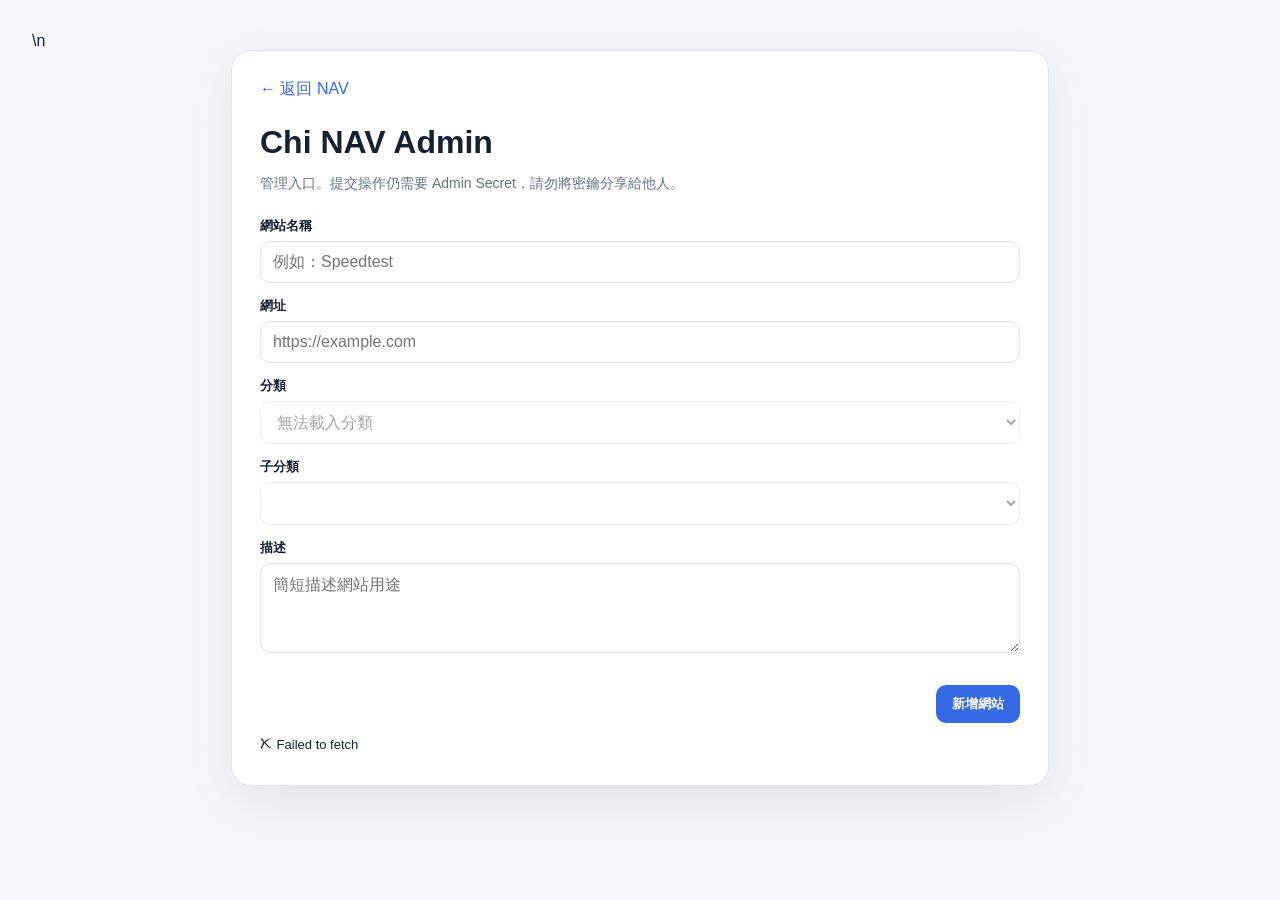
<file: admin/index.html>
<!DOCTYPE html>
<html lang="zh-TW">
<head>
<meta charset="UTF-8">
<meta name="viewport" content="width=device-width, initial-scale=1.0">\n<meta name="robots" content="noindex, nofollow, noarchive">
<title>Chi NAV Admin</title>
<style>
:root{font-family:-apple-system,BlinkMacSystemFont,"Segoe UI",sans-serif;color:#172033;background:#f5f6f8}body{margin:0;padding:32px}.panel{max-width:760px;margin:auto;background:#fff;border:1px solid #e1e5ec;border-radius:20px;padding:28px;box-shadow:0 16px 50px #00000012}h1{margin:0 0 6px}.muted{color:#687386;font-size:14px}.grid{display:grid;gap:14px;margin-top:24px}.field{display:grid;gap:6px}.field label{font-size:13px;font-weight:700}.field input,.field select,.field textarea{width:100%;box-sizing:border-box;padding:11px 12px;border:1px solid #dfe4ec;border-radius:10px;background:#fff;font:inherit}.field textarea{min-height:90px;resize:vertical}.actions{display:flex;justify-content:flex-end;gap:10px;margin-top:18px}.actions button{border:0;border-radius:10px;padding:10px 16px;cursor:pointer;font-weight:700}.primary{background:#356ae6;color:#fff}.status{min-height:20px;font-size:13px}.back{display:inline-block;margin-bottom:24px;color:#356ae6;text-decoration:none}
</style>
</head>
<body>
<main class="panel">
<a class="back" href="../">← 返回 NAV</a>
<h1>Chi NAV Admin</h1>
<p class="muted">管理入口。提交操作仍需要 Admin Secret，請勿將密鑰分享給他人。</p>
<form id="quick-add" class="grid" novalidate>
<div class="field"><label for="title">網站名稱</label><input id="title" name="title" placeholder="例如：Speedtest"></div>
<div class="field"><label for="url">網址</label><input id="url" name="url" type="url" placeholder="https://example.com"></div>
<div class="field"><label for="taxonomy">分類</label><select id="taxonomy" name="taxonomy"></select></div>
<div class="field"><label for="subcategory">子分類</label><select id="subcategory" name="subcategory"></select></div>
<div class="field"><label for="description">描述</label><textarea id="description" name="description" placeholder="簡短描述網站用途"></textarea></div>
<div class="actions"><button type="submit" class="primary">新增網站</button></div>
<div id="status" class="status" aria-live="polite"></div>
</form>
</main>
<script src="quick-add.js"></script>
</body>
</html>
</file>
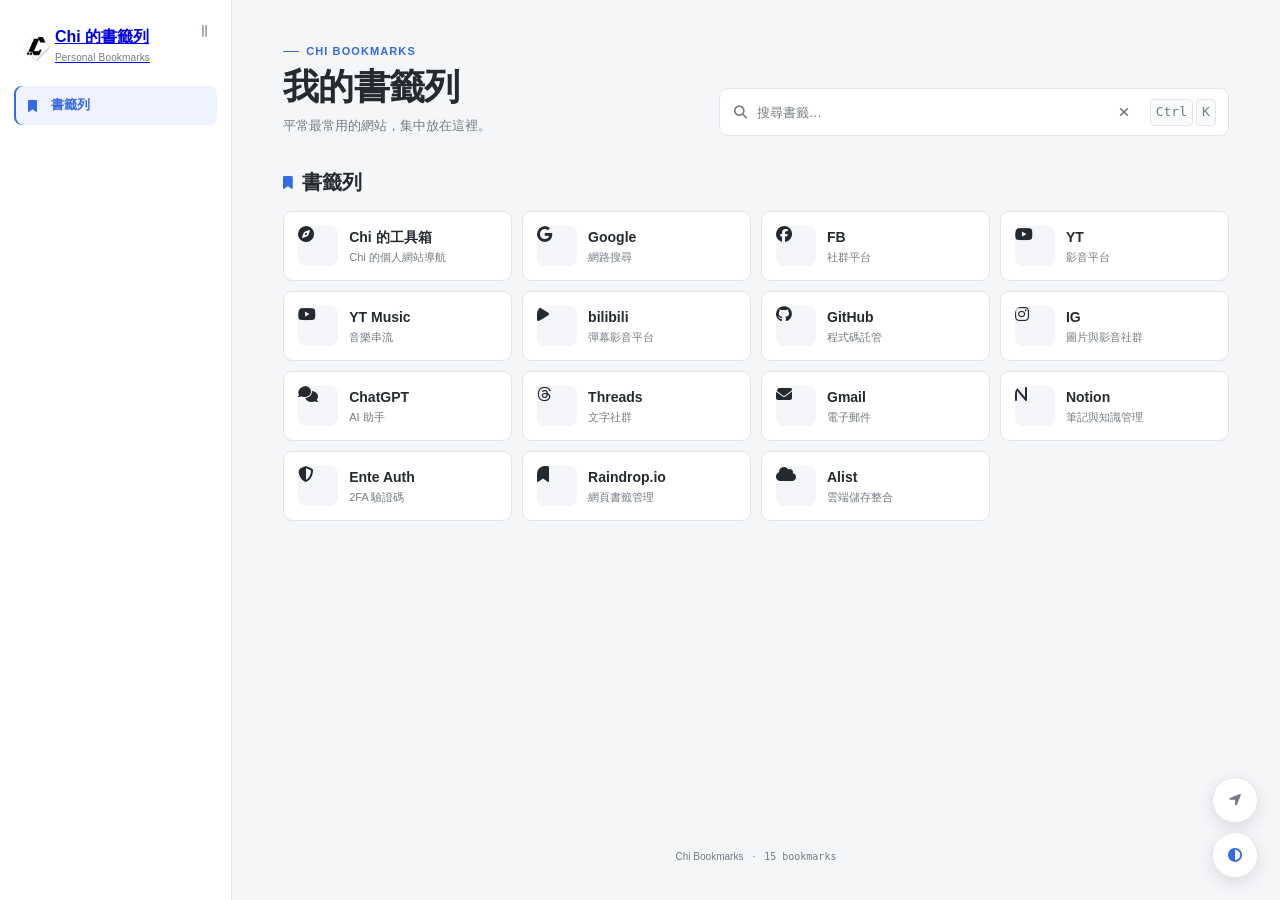
<file: bookmarks/index.html>
<!DOCTYPE html>
<html lang="zh-TW">
<head>
<meta charset="UTF-8">
<meta name="viewport" content="width=device-width, initial-scale=1.0">
<meta name="theme-color" content="#356ae6">
<meta name="description" content="Chi 的快速書籤列">
<link rel="icon" type="image/png" href="../assets/icon/icon-wb.png">
<title>Chi 的書籤列</title>
<link rel="stylesheet" href="https://cdnjs.cloudflare.com/ajax/libs/font-awesome/6.4.0/css/all.min.css" crossorigin="anonymous" referrerpolicy="no-referrer">
<link rel="stylesheet" href="../css/style.css">
<link rel="stylesheet" href="../css/responsive.css">
<link rel="stylesheet" href="../css/theme.css">
<link rel="stylesheet" href="../css/update.css">
<link rel="stylesheet" href="../css/card-tooltip.css">
<link rel="stylesheet" href="../css/enhancements.css">
<link rel="stylesheet" href="../css/loading.css">
<link rel="stylesheet" href="../css/category-page.css">
<link rel="stylesheet" href="../css/design-system.css">
<link rel="stylesheet" href="../css/card-layout.css">
<script src="../js/theme.js"></script>
</head>
<body>
<aside class="sidebar">
  <a class="brand" href="../" aria-label="回到 Chi 的工具箱">
    <div class="brand-mark">
      <img class="brand-icon brand-icon-light" src="../assets/icon/icon-bw.png" alt="">
      <img class="brand-icon brand-icon-dark" src="../assets/icon/icon-wb.png" alt="">
      <i class="fa-solid fa-grip-lines-vertical sidebar-open-icon" aria-hidden="true"></i>
    </div>
    <div><h1>Chi 的書籤列</h1><p>Personal Bookmarks</p></div>
  </a>
  <button class="sidebar-toggle" id="sidebar-toggle" type="button" aria-label="收合側邊欄" title="收合側邊欄"><i class="fa-solid fa-grip-lines-vertical" aria-hidden="true"></i></button>
  <nav class="nav-menu" aria-label="書籤分類">
    <a class="nav-item active" href="#bookmarks"><i class="fa-solid fa-bookmark" aria-hidden="true"></i><span>書籤列</span></a>
  </nav>
</aside>
<main id="home" class="main-content">
  <header class="topbar">
    <div class="page-intro">
      <span class="eyebrow">CHI BOOKMARKS</span>
      <h2>我的書籤列</h2>
      <p>平常最常用的網站，集中放在這裡。</p>
    </div>
    <div class="search-box" role="search">
      <i class="fa-solid fa-magnifying-glass" aria-hidden="true"></i>
      <input id="search-input" type="search" placeholder="搜尋書籤…" autocomplete="off" aria-label="搜尋書籤">
      <button class="search-clear" id="search-clear" type="button" aria-label="清除搜尋"><i class="fa-solid fa-xmark"></i></button>
      <span class="shortcut"><kbd>Ctrl</kbd><kbd>K</kbd></span>
    </div>
  </header>
  <section class="section" id="bookmarks">
    <div class="section-header"><i class="fa-solid fa-bookmark" aria-hidden="true"></i><span>書籤列</span></div>
    <div class="grid" id="bookmark-grid"></div>
    <div class="empty-state" id="empty-state" hidden>找不到符合的書籤。</div>
  </section>
  <footer class="site-footer"><span>Chi Bookmarks</span><span>·</span><span>15 bookmarks</span></footer>
</main>
<script src="../js/utils.js"></script>
<script src="bookmarks.js"></script>
</body>
</html>
</file>
<file: css/style.css>
:root{color-scheme:light;--bg:#f4f6f8;--surface:#ffffff;--surface-soft:#f8fafc;--surface-tint:#f1f5fb;--border:#d9e0e8;--border-hover:#b8c4d3;--text:#202832;--muted:#697586;--accent:#356ae6;--accent-soft:#edf3ff;--accent-strong:#2453bd;--gold:#c28b18;--success:#2d7d51;--rose:#c45d78;--teal:#16847b;--purple:#7656b3;--shadow:0 5px 18px rgba(31,48,71,.07)}html[data-theme="dark"]{color-scheme:dark;--bg:#15181d;--surface:#1d2229;--surface-soft:#222831;--surface-tint:#202832;--border:#303945;--border-hover:#475465;--text:#e8ecf2;--muted:#9aa5b4;--accent:#7fa6ff;--accent-soft:#253653;--accent-strong:#a9c2ff;--gold:#e2b54f;--success:#67bd8c;--rose:#e88aa0;--teal:#54c2b8;--purple:#b19be5;--shadow:0 7px 22px rgba(0,0,0,.24)}*{box-sizing:border-box;margin:0;padding:0}html{scroll-behavior:smooth}body{min-height:100vh;background:radial-gradient(circle at 88% 0%,rgba(53,106,230,.055),transparent 28%),var(--bg);color:var(--text);font-family:-apple-system,BlinkMacSystemFont,"Segoe UI",Roboto,"Helvetica Neue",Arial,"Microsoft JhengHei",sans-serif;line-height:1.6;transition:background-color .18s,color .18s}.sidebar{position:fixed;left:0;top:0;bottom:0;width:232px;padding:22px 14px;background:color-mix(in srgb,var(--surface) 94%,var(--accent-soft));border-right:1px solid var(--border);z-index:20;overflow-y:auto;display:flex;flex-direction:column}.brand{display:flex;align-items:center;gap:11px;padding:5px 8px 22px;cursor:pointer}.brand-mark{width:38px;height:38px;border:0;border-radius:10px;display:grid;place-items:center;background:linear-gradient(135deg,var(--accent),#6e8fe8);color:#fff;font-weight:800;font-size:16px;box-shadow:0 4px 10px rgba(53,106,230,.2)}.brand h1{font-size:16px;line-height:1.25;font-weight:750}.brand p{margin-top:3px;color:var(--muted);font-size:10px}.nav-menu{display:flex;flex-direction:column;gap:3px;flex:1}.nav-item{display:flex;align-items:center;gap:10px;min-height:39px;padding:8px 10px;border-radius:8px;color:var(--muted);text-decoration:none;font-size:13px;cursor:pointer;transition:.16s}.nav-item i{width:17px;text-align:center;font-size:12px;color:var(--muted);transition:.16s}.nav-item:hover{background:var(--surface-tint);color:var(--text)}.nav-item.active{background:var(--accent-soft);color:var(--accent-strong);font-weight:700;box-shadow:inset 3px 0 0 var(--accent)}.nav-item.active i{color:var(--accent)}.nav-divider{height:1px;background:var(--border);margin:9px 8px}.theme-control{margin-top:auto;padding:13px 8px 2px;border-top:1px solid var(--border)}.theme-label{display:block;margin-bottom:7px;color:var(--muted);font-size:10px;font-weight:700;letter-spacing:.4px}.theme-select{width:100%;height:35px;padding:0 30px 0 10px;border:1px solid var(--border);border-radius:8px;background:var(--surface);color:var(--text);font:600 11px inherit;outline:0;cursor:pointer}.theme-select:focus{border-color:var(--accent);box-shadow:0 0 0 3px var(--accent-soft)}main{position:relative;margin-left:232px;width:calc(100% - 232px);max-width:1540px;padding:42px clamp(24px,4vw,64px) 38px;min-height:100vh;display:flex;flex-direction:column}.topbar{display:grid;grid-template-columns:minmax(0,1fr) minmax(320px,510px);align-items:end;gap:38px;margin-bottom:27px}.eyebrow{display:inline-flex;align-items:center;gap:7px;color:var(--accent);font-size:10px;font-weight:750;letter-spacing:1.35px;margin-bottom:7px}.eyebrow:before{content:"";width:18px;height:2px;border-radius:2px;background:var(--accent)}.page-intro h2{font-size:clamp(29px,3vw,40px);line-height:1.12;letter-spacing:-.8px;font-weight:760}.page-intro p{margin-top:8px;color:var(--muted);font-size:13px}.search-box{height:48px;display:flex;align-items:center;gap:10px;padding:0 12px 0 14px;background:var(--surface);border:1px solid var(--border);border-radius:10px;box-shadow:0 3px 12px rgba(31,48,71,.045);transition:.16s}.search-box:focus-within{border-color:#9bb2e5;box-shadow:0 0 0 3px var(--accent-soft)}.search-box>i{color:var(--accent);font-size:13px}.search-box input{min-width:0;flex:1;border:0;outline:0;background:transparent;color:var(--text);font-size:13px}.search-box input::placeholder{color:var(--muted)}.shortcut{display:flex;gap:3px}.shortcut kbd{padding:2px 5px;border:1px solid var(--border);border-radius:4px;color:var(--muted);background:var(--surface-soft);font:10px/1.2 inherit;white-space:nowrap}#search-result-info{color:var(--muted);font-size:10px;white-space:nowrap}.page-tabs{display:flex;gap:6px;overflow-x:auto;padding:2px 1px 12px;margin-bottom:6px;scrollbar-width:none}.page-tab{display:inline-flex;align-items:center;gap:6px;flex:0 0 auto;padding:8px 12px;border:1px solid var(--border);border-radius:8px;background:var(--surface);color:var(--muted);font:650 12px/1.2 inherit;cursor:pointer;transition:.16s}.page-tab:hover{border-color:var(--border-hover);color:var(--text);transform:translateY(-1px)}.page-tab.active{border-color:#a8bde8;background:var(--accent-soft);color:var(--accent-strong);box-shadow:0 2px 8px rgba(53,106,230,.08)}.page-tab i{font-size:10px}.section{margin-bottom:28px;scroll-margin-top:20px}.section-header{display:flex;align-items:center;gap:9px;margin-bottom:13px;font-size:19px;font-weight:750}.section-header i{color:var(--accent);font-size:13px}.home-block{position:relative;overflow:hidden;margin:0 0 22px;padding:20px;background:var(--surface);border:1px solid var(--border);border-radius:12px;box-shadow:var(--shadow)}.home-block:before{content:"";position:absolute;left:0;top:0;width:100%;height:3px;background:linear-gradient(90deg,var(--accent),var(--teal),var(--purple));opacity:.8}.home-block-header{display:flex;align-items:flex-end;justify-content:space-between;gap:16px;margin-bottom:13px;padding-top:2px}.home-block-eyebrow{display:block;color:var(--muted);font-size:9px;font-weight:700;letter-spacing:1.2px;margin-bottom:3px}.home-block-header h3{display:flex;align-items:center;gap:8px;font-size:18px;line-height:1.25}.home-block-header h3 i{color:var(--accent);font-size:13px}.home-block-page{padding:4px 7px;border-radius:5px;background:var(--surface-tint);color:var(--muted);font-size:9px;font-weight:700;white-space:nowrap}.home-block-tabs{display:flex;gap:5px;overflow-x:auto;padding:0 1px 10px;margin-bottom:1px;scrollbar-width:none;border-bottom:1px solid var(--border)}.home-block-body>.game-frame,.home-block-body>.content-frame{margin:0}.home-block-body .content-frame,.home-block-body .game-frame{padding:16px;background:var(--surface-tint);border:1px solid transparent;box-shadow:none;border-radius:8px}.home-block .grid{grid-template-columns:repeat(auto-fill,minmax(220px,1fr))}.term-container{margin-bottom:24px}.term-title{display:flex;align-items:center;gap:7px;margin-bottom:9px;color:var(--muted);font-size:12px;font-weight:700}.term-title:before{content:"";width:4px;height:4px;border-radius:50%;background:var(--teal)}.grid{display:grid;grid-template-columns:repeat(auto-fill,minmax(240px,1fr));gap:10px}.content-frame,.game-frame,.search-result-frame{background:var(--surface);border:1px solid var(--border);border-radius:10px;padding:18px;box-shadow:0 2px 10px rgba(31,48,71,.035)}.game-frame{background:var(--surface-tint);border-color:var(--border)}.game-frame-title{display:flex;align-items:center;gap:8px;margin-bottom:15px;font-size:17px;font-weight:750}.game-frame-title i{color:var(--accent)}.game-frame-title small{margin-left:2px;padding:3px 6px;border-radius:5px;background:var(--surface);color:var(--muted);font-size:9px;font-weight:700}.card{position:relative;min-width:0;width:100%;height:100%;padding:13px;background:var(--surface);border:1px solid var(--border);border-radius:9px;color:var(--text);cursor:pointer;display:flex;flex-direction:column;justify-content:flex-start;gap:7px;transition:.16s}.card:hover{background:var(--surface);border-color:#aebbd0;transform:translateY(-2px);box-shadow:0 7px 18px rgba(31,48,71,.08)}.card-top{display:flex;align-items:center;gap:9px;min-width:0;padding-right:34px}.card-logo-container{width:32px;height:32px;flex:0 0 32px;border-radius:8px;display:grid;place-items:center;overflow:hidden;background:var(--surface-tint)}.card-logo{display:block;width:100%;height:100%;object-fit:cover}.avatar-fallback{width:100%;height:100%;display:grid;place-items:center;font-size:13px;font-weight:700}.card-title{min-width:0;font-size:13px;font-weight:700;line-height:1.35;overflow-wrap:anywhere;word-break:break-word}.card-desc{min-width:0;color:var(--muted);font-size:11.5px;line-height:1.5;display:-webkit-box;-webkit-box-orient:vertical;-webkit-line-clamp:2;overflow:hidden;overflow-wrap:anywhere;word-break:break-word}.favorite-btn{position:absolute;top:8px;right:8px;width:26px;height:26px;border:0;border-radius:7px;background:transparent;color:var(--muted);display:grid;place-items:center;cursor:pointer;font-size:12px;z-index:2}.favorite-btn:hover{background:var(--accent-soft);color:var(--gold)}.favorite-btn.is-favorite{color:var(--gold)}.copy-badge{position:absolute;right:8px;bottom:8px;padding:2px 5px;border-radius:4px;background:var(--surface-tint);color:var(--muted);font-size:8px;font-weight:700}.quick-section{margin-bottom:28px}.quick-section .section-header{font-size:16px;margin-bottom:11px}.quick-section .grid{grid-template-columns:repeat(auto-fill,minmax(220px,1fr))}.quick-section .card{border-color:var(--border)}.empty-state{padding:24px 14px;border:1px dashed var(--border);border-radius:8px;color:var(--muted);font-size:12px;text-align:center}.site-footer{margin-top:auto;padding:38px 0 7px;display:flex;justify-content:center;align-items:center;gap:9px;color:var(--muted);font-size:10px}.site-footer span:last-child{color:var(--muted);font-family:ui-monospace,SFMono-Regular,Menlo,monospace}.toast{position:fixed;right:20px;bottom:20px;width:min(340px,calc(100vw - 28px));padding:12px 14px;background:var(--surface);border:1px solid var(--border);border-left:3px solid var(--success);border-radius:9px;box-shadow:0 10px 30px rgba(0,0,0,.14);transform:translateY(150%);opacity:0;transition:.2s;z-index:100}.toast.show{transform:translateY(0);opacity:1}.toast-title{display:flex;gap:7px;align-items:center;font-size:12px;font-weight:700}.toast-title i{color:var(--success)}.toast-desc{margin-top:3px;color:var(--muted);font-size:10px}.app-loading{min-height:360px;display:flex;flex-direction:column;align-items:center;justify-content:center;text-align:center;color:var(--muted);user-select:none}.app-loading-orbit{position:relative;width:82px;height:82px;display:grid;place-items:center;margin-bottom:14px}.app-loading-orbit:before{content:"";position:absolute;inset:7px;border:1px solid var(--border);border-top-color:var(--accent);border-right-color:color-mix(in srgb,var(--accent) 35%,transparent);border-radius:50%;animation:app-loading-spin 1.7s linear infinite}.app-loading-orbit:after{content:"";position:absolute;inset:17px;border:1px dashed color-mix(in srgb,var(--accent) 32%,transparent);border-radius:50%;animation:app-loading-spin-reverse 2.8s linear infinite}.app-loading-icon{position:relative;z-index:2;color:var(--accent);font-size:31px;font-weight:500;line-height:1;animation:app-loading-breathe 1.8s ease-in-out infinite}.app-loading-dot{position:absolute;width:5px;height:5px;border-radius:50%;background:var(--accent);animation:app-loading-dot 1.4s ease-in-out infinite}.app-loading-dot:nth-of-type(1){top:1px;left:50%;transform:translateX(-50%);animation-delay:0s}.app-loading-dot:nth-of-type(2){right:4px;bottom:16px;animation-delay:.18s}.app-loading-dot:nth-of-type(3){left:4px;bottom:16px;animation-delay:.36s}.app-loading-brand{font-size:14px;font-weight:750;letter-spacing:1.1px;color:var(--text);margin-bottom:2px}.app-loading-text{display:flex;align-items:baseline;justify-content:center;min-height:20px;font-size:11px;color:var(--muted)}.app-loading-ellipsis{display:inline-flex;gap:3px;margin-left:4px;vertical-align:middle}.app-loading-ellipsis i{width:3px;height:3px;border-radius:50%;background:currentColor;opacity:.25;animation:app-loading-pulse 1.2s ease-in-out infinite}.app-loading-ellipsis i:nth-child(2){animation-delay:.16s}.app-loading-ellipsis i:nth-child(3){animation-delay:.32s}@keyframes app-loading-spin{to{transform:rotate(360deg)}}@keyframes app-loading-spin-reverse{to{transform:rotate(-360deg)}}@keyframes app-loading-breathe{0%,100%{transform:scale(.92);opacity:.72}50%{transform:scale(1.08);opacity:1}}@keyframes app-loading-dot{0%,100%{transform:scale(.7);opacity:.35}50%{transform:scale(1.25);opacity:1}}@keyframes app-loading-pulse{0%,100%{transform:translateY(0);opacity:.25}50%{transform:translateY(-2px);opacity:1}}@media (prefers-reduced-motion:reduce){.app-loading-orbit:before,.app-loading-orbit:after,.app-loading-icon,.app-loading-dot,.app-loading-ellipsis i{animation:none}}
</file>
<file: css/responsive.css>
@media(max-width:1050px){.sidebar{width:204px}main{margin-left:204px;width:calc(100% - 204px)}.topbar{grid-template-columns:1fr}.search-box{max-width:none}.grid{grid-template-columns:repeat(auto-fill,minmax(220px,1fr))}}
@media(max-width:720px){body{overflow-x:hidden;background:var(--bg)}.sidebar{position:sticky;top:0;bottom:auto;width:100%;height:auto;padding:10px 12px;background:var(--surface);border-right:0;border-bottom:1px solid var(--border)}.brand{padding:0 3px 10px}.brand-mark{width:32px;height:32px;border-radius:8px;font-size:14px}.brand h1{font-size:15px}.brand p{display:none}.nav-menu{flex:initial;flex-direction:row;gap:3px;overflow-x:auto;overflow-y:hidden;scrollbar-width:none;padding-bottom:1px}.nav-menu::-webkit-scrollbar{display:none}.nav-item{flex:0 0 auto;min-height:34px;padding:7px 9px;border-radius:6px;font-size:12px}.nav-item i{display:none}.nav-divider{display:none}.theme-control{margin-top:8px;padding:8px 3px 0;border-top:1px solid var(--border)}.theme-label{display:inline-block;margin:0 7px 0 0}.theme-select{width:calc(100% - 58px);height:32px;vertical-align:middle}.theme-select option{background:var(--surface);color:var(--text)}main{margin-left:0;width:100%;padding:24px 13px 22px;min-height:calc(100vh - 95px)}.topbar{gap:17px;margin-bottom:15px}.page-intro h2{font-size:28px}.page-intro p{font-size:12px}.search-box{height:44px;padding-left:12px}.shortcut{display:none!important}.page-tabs{margin-bottom:4px;padding-bottom:9px}.page-tab{padding:7px 10px;font-size:11px}.section{margin-bottom:20px}.home-block{margin-bottom:14px;padding:13px;border-radius:9px}.home-block-header{margin-bottom:10px}.home-block-header h3{font-size:16px}.home-block-eyebrow{font-size:8px}.home-block-page{font-size:8px}.home-block-tabs{padding-bottom:9px}.home-block-body .content-frame,.home-block-body .game-frame{padding:12px;border-radius:6px}.home-block .grid{grid-template-columns:1fr}.grid{grid-template-columns:1fr;gap:8px}.content-frame,.game-frame,.search-result-frame{padding:13px;border-radius:8px}.game-frame-title{margin-bottom:12px;font-size:15px}.term-container{margin-bottom:20px}.card{width:100%;min-width:0;padding:12px;border-radius:8px}.card-top{width:100%;min-width:0;padding-right:32px;align-items:flex-start}.card-logo-container{width:30px;height:30px;flex-basis:30px}.card-title{font-size:13px;line-height:1.45;white-space:normal;overflow:visible}.card-desc{font-size:11px;line-height:1.5}.favorite-btn{top:8px;right:8px}.copy-badge{right:8px;bottom:8px}.site-footer{padding:30px 0 5px;font-size:9px}.toast{right:14px;bottom:14px}}
@media(prefers-reduced-motion:reduce){html{scroll-behavior:auto}.card,.nav-item,.search-box,.favorite-btn,.page-tab{transition:none}}
</file>
<file: css/theme.css>
body{background:var(--bg);color:var(--text)}
.sidebar{background:var(--surface);border-right:1px solid var(--border);box-shadow:none}.brand{padding-bottom:25px}.brand-mark{background:var(--text);box-shadow:none;border-radius:9px}.brand p{letter-spacing:.15px}.nav-menu{gap:2px}.nav-item{color:var(--muted);border-radius:7px}.nav-item i{color:currentColor}.nav-item:hover{background:var(--surface-soft);color:var(--text)}.nav-item.active{background:var(--accent-soft);color:var(--accent);box-shadow:none}.nav-divider{background:var(--border)}main{background:var(--bg)}.eyebrow{color:var(--accent)}.eyebrow:before{background:var(--accent)}.page-intro h2{letter-spacing:-.6px}.page-intro p{color:var(--muted)}
.search-box{background:var(--surface);border:1px solid var(--border);box-shadow:var(--shadow);border-radius:9px}.search-box:focus-within{border-color:color-mix(in srgb,var(--accent) 50%,var(--border));box-shadow:0 0 0 3px var(--accent-soft)}.search-box>i{color:var(--muted)}.search-box input{color:var(--text)}.shortcut kbd{border-color:var(--border);background:var(--surface-soft)}.page-tabs{border-bottom:1px solid var(--border)}.page-tab{background:transparent;border-color:transparent;color:var(--muted);border-radius:7px}.page-tab:hover{background:var(--surface);border-color:var(--border);color:var(--text);transform:none}.page-tab.active{background:var(--accent-soft);border-color:transparent;color:var(--accent);box-shadow:none}
.section{margin-bottom:38px}.section-header{font-size:20px;margin-bottom:17px}.section-header i{color:var(--accent)}.home-block{margin:0 0 32px;padding:0;background:transparent;border:0;border-radius:0;box-shadow:none;overflow:visible}.home-block:before{display:none}.home-block-header{margin-bottom:12px;padding:0;align-items:baseline}.home-block-eyebrow{color:var(--muted);font-size:9px;letter-spacing:1.1px}.home-block-header h3{font-size:18px}.home-block-header h3 i{color:var(--muted)}.home-block-page{background:transparent;color:var(--muted);padding:0}.home-block-tabs{border-bottom:1px solid var(--border);padding-bottom:8px;margin-bottom:10px}.home-block-body{padding:0}.home-block-body>.content-frame,.home-block-body>.game-frame{background:transparent;border:0;box-shadow:none;padding:0;border-radius:0}.home-block .grid{grid-template-columns:repeat(auto-fill,minmax(225px,1fr))}.term-container{margin-bottom:27px}.term-title{font-size:12px;color:var(--muted);margin-bottom:10px}.term-title:before{width:5px;height:5px;background:var(--accent)}
.content-frame,.game-frame,.search-result-frame{background:transparent;border:0;box-shadow:none;border-radius:0;padding:0}.game-frame{background:transparent}.game-frame-title{font-size:16px;margin-bottom:12px}.game-frame-title i{color:var(--muted)}.game-frame-title small{background:var(--surface);border:1px solid var(--border)}.grid{gap:9px}.card{background:var(--surface);border:1px solid var(--border);border-radius:9px;box-shadow:var(--shadow);padding:13px;transition:transform .16s ease,box-shadow .16s ease,border-color .16s ease,background-color .16s ease}.card:hover{background:var(--surface);border-color:color-mix(in srgb,var(--accent) 24%,var(--border));transform:translateY(-2px);box-shadow:0 6px 18px rgba(24,36,54,.09)}.card-logo-container{background:var(--surface-soft)}.card-desc{color:var(--muted)}.favorite-btn{color:#9aa2ad}.favorite-btn:hover{background:var(--accent-soft)}.copy-badge{background:var(--surface-soft);color:var(--muted)}.quick-section .section-header{font-size:16px}.empty-state{border-color:var(--border);background:var(--surface-soft)}.site-footer{color:var(--muted);padding-top:42px}.toast{background:var(--surface);border-color:var(--border)}
.floating-actions{position:fixed;right:22px;bottom:22px;display:flex;flex-direction:column;gap:9px;z-index:2147483647;pointer-events:none;isolation:isolate}.floating-actions .back-to-top,.floating-actions .theme-float{pointer-events:auto}.floating-actions .back-to-top,.floating-actions .theme-float button{width:46px;height:46px;border:1px solid var(--border);border-radius:50%;background:color-mix(in srgb,var(--surface) 92%,transparent);color:var(--muted);display:grid;place-items:center;padding:0;cursor:pointer;box-shadow:0 5px 16px rgba(24,36,54,.12);backdrop-filter:blur(10px);-webkit-backdrop-filter:blur(10px);transition:transform .18s ease,background-color .18s ease,border-color .18s ease,color .18s ease,box-shadow .18s ease}.floating-actions .back-to-top:hover,.floating-actions .theme-float button:hover{transform:translateY(-2px);background:var(--surface);border-color:color-mix(in srgb,var(--accent) 28%,var(--border));color:var(--text);box-shadow:0 8px 20px rgba(24,36,54,.16)}.floating-actions .back-to-top i,.floating-actions .theme-float button i{font-size:14px}.floating-actions .theme-float button[data-theme="light"]{color:#b17800}.floating-actions .theme-float button[data-theme="dark"]{color:#6f8fdd}.floating-actions .theme-float button[data-theme="system"]{color:var(--accent)}.floating-actions .back-to-top:active,.floating-actions .theme-float button:active{transform:scale(.94)}
@media(max-width:720px){.sidebar{background:var(--surface);border-bottom:1px solid var(--border)}main{background:var(--bg)}.home-block{margin-bottom:26px}.home-block-header h3{font-size:16px}.floating-actions{right:14px;bottom:14px;gap:8px}.floating-actions .back-to-top,.floating-actions .theme-float button{width:43px;height:43px}.floating-actions .back-to-top i,.floating-actions .theme-float button i{font-size:13px}}
@media(prefers-reduced-motion:reduce){.card,.floating-actions .back-to-top,.floating-actions .theme-float button{transition:none}}
</file>
<file: css/update.css>
.update-toast{position:fixed;right:88px;bottom:20px;display:flex;align-items:center;gap:16px;padding:12px 14px;background:var(--surface);border:1px solid var(--border);border-left:3px solid var(--accent);border-radius:10px;box-shadow:0 10px 30px rgba(0,0,0,.14);transform:translateY(150%);opacity:0;pointer-events:none;transition:.2s;z-index:2147483646}.update-toast.show{transform:translateY(0);opacity:1;pointer-events:auto}.update-toast strong{display:block;font-size:12px}.update-toast span{display:block;margin-top:2px;color:var(--muted);font-size:10px}.update-actions{display:flex;align-items:center;gap:7px}.update-toast button{border:1px solid var(--accent);border-radius:7px;padding:7px 10px;background:var(--accent);color:#fff;font:650 11px inherit;cursor:pointer;white-space:nowrap}.update-toast button:hover{filter:brightness(.96)}.update-toast button:disabled{opacity:.7;cursor:wait}.update-toast .update-close{border-color:var(--border);background:var(--surface-soft);color:var(--muted)}.update-toast .update-close:hover{background:var(--surface);color:var(--text);filter:none}@media(max-width:720px){.update-toast{left:13px;right:68px;bottom:13px;justify-content:space-between;gap:10px}.update-actions{flex-shrink:0}}
</file>
<file: css/card-tooltip.css>
.home-block{overflow:visible}
.grid{overflow:visible}
.card{overflow:visible}
@media (hover:hover) and (pointer:fine){
  .card.has-url-tooltip:hover{z-index:30}
  .card-url-tooltip{
    position:absolute;
    left:0;
    top:calc(100% + 8px);
    z-index:40;
    width:max-content;
    max-width:min(420px,calc(100vw - 32px));
    padding:7px 10px;
    border:1px solid var(--border);
    border-radius:7px;
    background:var(--surface);
    color:var(--muted);
    box-shadow:0 8px 20px rgba(31,48,71,.12);
    font:500 10px/1.4 ui-monospace,SFMono-Regular,Menlo,Monaco,Consolas,"Liberation Mono","Courier New",monospace;
    white-space:nowrap;
    overflow:hidden;
    text-overflow:ellipsis;
    pointer-events:none;
    opacity:0;
    visibility:hidden;
    transform:translateY(-3px);
    transition:opacity .14s ease,transform .14s ease,visibility .14s ease;
  }
  .card-url-tooltip::before{
    content:"";
    position:absolute;
    left:14px;
    top:-5px;
    width:8px;
    height:8px;
    background:var(--surface);
    border-left:1px solid var(--border);
    border-top:1px solid var(--border);
    transform:rotate(45deg);
  }
  .card.has-url-tooltip:hover .card-url-tooltip{
    opacity:1;
    visibility:visible;
    transform:translateY(0);
  }
}
@media (max-width:720px){
  .card-url-tooltip{display:none!important}
}
</file>
<file: css/enhancements.css>
.sidebar{position:fixed;left:0;top:0;bottom:0;overflow:visible!important;z-index:100;transition:width .2s ease}.sidebar-toggle{position:absolute;top:16px;right:12px;width:30px;height:30px;margin:0;border:0;border-radius:8px;background:transparent;color:var(--muted);display:grid;place-items:center;cursor:pointer;opacity:.65;transition:background .15s ease,color .15s ease,opacity .15s ease}.sidebar-toggle:hover{background:var(--surface-soft);color:var(--text);opacity:1}.sidebar-toggle i{font-size:14px}.sidebar.collapsed{width:72px}.sidebar.collapsed .brand{justify-content:center;padding-left:0;padding-right:0}.sidebar.collapsed .brand>div:last-child,.sidebar.collapsed .nav-item span{display:none}.sidebar.collapsed .nav-item{justify-content:center;padding-left:8px;padding-right:8px}.sidebar.collapsed .nav-item i{width:auto}.brand-icon{width:28px;height:28px;display:block;object-fit:contain}.brand-icon-dark{display:none}.brand-mark{position:relative;width:28px;height:28px;display:grid;place-items:center;background:transparent!important;box-shadow:none!important;cursor:default}.brand{gap:5px;cursor:pointer;user-select:none;border-radius:9px;transition:background .15s ease,opacity .12s ease,transform .12s ease}.brand:hover{background:var(--surface-soft)}.brand:active{transform:scale(.985);opacity:.72}.brand:focus-visible{outline:2px solid var(--accent);outline-offset:3px}.brand:focus-visible:not(:focus){outline:none}.sidebar-open-icon{position:absolute;inset:0;display:none!important;place-items:center;font-size:15px;color:var(--muted)}.sidebar-toggle i{color:var(--muted)}.sidebar.collapsed .brand-mark{cursor:pointer}.sidebar.collapsed .brand:hover{background:transparent}.sidebar.collapsed .brand-icon{transition:opacity .15s ease}.sidebar.collapsed .brand-mark:hover .brand-icon,.sidebar.collapsed .brand-mark:focus-visible .brand-icon{opacity:0}.sidebar.collapsed .brand-mark:hover .sidebar-open-icon,.sidebar.collapsed .brand-mark:focus-visible .sidebar-open-icon{display:grid!important}.sidebar.collapsed .brand-mark:focus-visible{outline:2px solid var(--accent);outline-offset:2px}html[data-theme="dark"] .brand-icon-light{display:none}html[data-theme="dark"] .brand-icon-dark{display:block}html[data-theme="dark"] .sidebar-open-icon,html[data-theme="dark"] .sidebar-toggle i{color:#fff}.sidebar.collapsed+.main-content{margin-left:72px;width:calc(100% - 72px)}.sidebar.collapsed .sidebar-toggle{display:none}.search-clear{display:none;width:28px;height:28px;border:0;border-radius:6px;background:transparent;color:var(--muted);cursor:pointer}.search-clear:hover{background:var(--surface-soft);color:var(--text)}.search-box.has-value .search-clear{display:grid;place-items:center}.card-link,.copy-action{display:flex;flex:1;min-width:0;flex-direction:column;gap:7px;color:inherit;text-decoration:none;border:0;background:none;text-align:left;padding:0;cursor:pointer}.card-link:focus-visible,.copy-action:focus-visible,.favorite-btn:focus-visible,.sidebar-toggle:focus-visible,.search-clear:focus-visible{outline:2px solid var(--accent);outline-offset:2px}.recent-time{margin-top:auto;color:var(--muted);font-size:9px}.card.dragging{opacity:.45}.card.drag-over{border-color:var(--accent);box-shadow:0 0 0 2px var(--accent-soft)}.search-result-meta{margin:-4px 0 13px;color:var(--muted);font-size:11px}.search-result-meta strong{color:var(--text)}.card-logo{width:100%;height:100%;object-fit:contain;display:block}.card-logo-container{display:grid;place-items:center;overflow:hidden}.card-meta{font-size:10px;line-height:1.4;color:var(--muted);margin-top:-1px}.card-meta span{opacity:.55;margin:0 3px}.search-active{border-color:var(--accent)!important;box-shadow:0 0 0 3px var(--accent-soft),var(--shadow)!important;transform:translateY(-1px)}.sidebar.collapsed .nav-item[title]{position:relative}.sidebar.collapsed .nav-item[title]::after{content:attr(title);position:absolute;left:calc(100% + 10px);top:50%;transform:translateY(-50%) translateX(-3px);opacity:0;pointer-events:none;white-space:nowrap;padding:6px 9px;border:1px solid var(--border);border-radius:7px;background:var(--surface);color:var(--text);font-size:11px;box-shadow:0 6px 18px rgba(24,36,54,.12);transition:opacity .12s ease,transform .12s ease;z-index:1000}.sidebar.collapsed .nav-item[title]:hover::after,.sidebar.collapsed .nav-item[title]:focus-visible::after{opacity:1;transform:translateY(-50%) translateX(0)}.quick-launch{display:flex;gap:8px;flex-wrap:wrap;margin:0 0 18px}.quick-chip{display:inline-flex;align-items:center;gap:7px;padding:8px 12px;border:1px solid var(--border);border-radius:10px;background:var(--surface);color:var(--text);font:inherit;font-size:12px;cursor:pointer;box-shadow:var(--shadow);transition:transform .15s ease,border-color .15s ease,background .15s ease}.quick-chip:hover{transform:translateY(-1px);border-color:var(--accent);background:var(--surface-soft)}.quick-chip i{color:var(--accent)}.launcher-page{margin-bottom:28px}.launcher-page-head{margin-bottom:15px}.launcher-page-head h2{margin:4px 0 5px;font-size:24px;letter-spacing:-.02em}.launcher-page-head h2 i{margin-right:9px;color:var(--accent);font-size:.85em}.launcher-page-head p{margin:0;color:var(--muted);font-size:12px}.section-open{border:0;background:transparent;color:var(--muted);font:inherit;font-size:11px;cursor:pointer;padding:7px 9px;border-radius:7px}.section-open:hover{background:var(--surface-soft);color:var(--text)}.category-page{padding-bottom:30px}.back-home{border:1px solid var(--border);background:var(--surface);color:var(--muted);padding:7px 10px;border-radius:8px;font:inherit;font-size:11px;cursor:pointer;margin-bottom:18px}.back-home:hover{color:var(--text);border-color:var(--accent)}.category-tab-grid{display:grid;grid-template-columns:repeat(auto-fit,minmax(180px,1fr));gap:10px;margin-bottom:18px}.category-tab-card{position:relative;text-align:left;border:1px solid var(--border);border-radius:12px;background:var(--surface);color:var(--text);padding:14px 38px 14px 14px;cursor:pointer;box-shadow:var(--shadow)}.category-tab-card:hover{border-color:var(--accent);background:var(--surface-soft)}.category-tab-card span{display:block;font-weight:650}.category-tab-card small{display:block;color:var(--muted);margin-top:5px;font-size:10px}.category-tab-card i{position:absolute;right:13px;top:50%;transform:translateY(-50%);color:var(--muted)}.category-all{padding-top:2px}.mobile-launchbar{display:none}.command-palette{position:fixed;inset:0;z-index:2000;display:none}.command-palette.open{display:block}.command-backdrop{position:absolute;inset:0;background:rgba(12,18,28,.42);backdrop-filter:blur(3px)}.command-dialog{position:relative;width:min(680px,calc(100% - 28px));margin:11vh auto 0;border:1px solid var(--border);border-radius:16px;background:var(--surface);box-shadow:0 24px 70px rgba(20,30,45,.24);overflow:hidden}.command-head{display:flex;align-items:center;gap:10px;padding:14px;border-bottom:1px solid var(--border)}.command-head>i{color:var(--accent)}.command-head input{flex:1;min-width:0;border:0;outline:0;background:transparent;color:var(--text);font:inherit;font-size:15px}.command-head button{width:30px;height:30px;border:0;border-radius:7px;background:transparent;color:var(--muted);cursor:pointer}.command-head button:hover{background:var(--surface-soft);color:var(--text)}.command-hint{padding:8px 15px;color:var(--muted);font-size:10px;background:var(--surface-soft)}.command-results{max-height:min(55vh,520px);overflow:auto;padding:7px}.command-item{display:flex;width:100%;align-items:center;gap:11px;text-align:left;border:0;border-radius:10px;background:transparent;color:var(--text);padding:10px;cursor:pointer}.command-item:hover,.command-item.active{background:var(--surface-soft)}.command-icon{width:32px;height:32px;display:grid;place-items:center;border-radius:8px;background:var(--surface-soft);color:var(--accent);flex:none}.command-item span:nth-child(2){display:flex;flex-direction:column;min-width:0}.command-item strong{font-size:12px;font-weight:650}.command-item small{color:var(--muted);font-size:10px;margin-top:2px}.command-item kbd{margin-left:auto;color:var(--muted);font-size:10px}.command-empty{padding:30px;text-align:center;color:var(--muted);font-size:12px}@media(max-width:1050px) and (min-width:721px){.sidebar{width:204px}.sidebar.collapsed{width:72px}main{margin-left:204px;width:calc(100% - 204px)}.sidebar.collapsed+.main-content{margin-left:72px;width:calc(100% - 72px)}}@media(max-width:900px) and (min-width:721px){.sidebar{width:72px}.sidebar .brand{justify-content:center;padding-left:0;padding-right:0}.sidebar .brand>div:last-child,.sidebar .nav-item span{display:none}.sidebar .nav-item{justify-content:center;padding-left:8px;padding-right:8px}.sidebar .nav-item i{width:auto}.sidebar .sidebar-toggle{display:none}.sidebar+.main-content{margin-left:72px;width:calc(100% - 72px)}}@media(max-width:720px){.sidebar{position:sticky;top:0;bottom:auto;width:100%;height:auto;overflow:visible!important;transition:none}.sidebar-toggle{display:none}.sidebar.collapsed{width:100%}.sidebar.collapsed+.main-content{margin-left:0;width:100%}.quick-launch{margin:4px 0 13px;overflow-x:auto;flex-wrap:nowrap;padding-bottom:2px;scrollbar-width:none}.quick-launch::-webkit-scrollbar{display:none}.quick-chip{white-space:nowrap;padding:8px 11px}.launcher-page{margin-bottom:20px}.launcher-page-head h2{font-size:21px}.category-tab-grid{grid-template-columns:1fr 1fr}.mobile-launchbar{position:fixed;display:flex;left:10px;right:10px;bottom:10px;z-index:80;gap:4px;padding:6px;border:1px solid var(--border);border-radius:14px;background:color-mix(in srgb,var(--surface) 94%,transparent);backdrop-filter:blur(14px);box-shadow:0 8px 28px rgba(20,30,45,.16)}.mobile-launchbar .quick-chip{flex:1;justify-content:center;border:0;box-shadow:none;padding:8px 5px;font-size:10px}.mobile-launchbar .quick-chip i{font-size:13px}.main-content{padding-bottom:82px}.command-dialog{margin-top:7vh}.command-results{max-height:65vh}.recent-time{font-size:8px}.floating-actions .theme-float{position:fixed;right:14px;top:14px}.floating-actions .theme-float button{width:42px;height:42px}.brand-mark{background:transparent!important;box-shadow:none!important}.topbar{position:sticky;top:0;z-index:30;padding-top:10px;padding-bottom:10px;margin-left:-13px;margin-right:-13px;padding-left:13px;padding-right:13px;background:color-mix(in srgb,var(--bg) 94%,transparent);backdrop-filter:blur(12px);-webkit-backdrop-filter:blur(12px);border-bottom:1px solid color-mix(in srgb,var(--border) 70%,transparent)}.search-box{width:100%}.card-logo-container{width:34px;height:34px;flex-basis:34px}.card-title{font-weight:650}.card-meta{font-size:9px}}@media(prefers-reduced-motion:reduce){.sidebar,.quick-chip,.command-item,.brand{transition:none}}
main{padding-top:34px;padding-bottom:28px}.topbar{gap:28px;margin-bottom:22px}.search-box{min-height:48px;max-width:560px}.grid,.home-block .grid{grid-template-columns:repeat(auto-fill,minmax(205px,1fr));gap:11px}.section{margin-bottom:30px}.section-header{margin-bottom:13px}.term-container{margin-bottom:22px}.card{padding:12px;gap:6px;border-radius:10px}.card-top{gap:10px}.card-logo-container{width:34px;height:34px;flex-basis:34px;border-radius:8px}.card-title{font-size:12.5px}.card-desc{font-size:11px;line-height:1.45}.card-meta{font-size:9px}.favorite-btn{width:28px;height:28px;top:7px;right:7px}.card-link:focus-visible,.copy-action:focus-visible,.favorite-btn:focus-visible,.sidebar-toggle:focus-visible,.search-clear:focus-visible,.theme-select:focus-visible{outline:2px solid var(--accent);outline-offset:3px}.search-box:focus-within{transform:translateY(-1px)}#search-result-info{padding-left:2px}.empty-state{padding:32px 18px}.site-footer{padding-top:30px}html[data-theme="dark"] .card{border-color:#343c48}html[data-theme="dark"] .card:hover{border-color:#53627a}html[data-theme="dark"] .search-box{border-color:#353e4b}html[data-theme="dark"] .sidebar{border-right-color:#303844}@media(max-width:1050px) and (min-width:721px){.grid,.home-block .grid{grid-template-columns:repeat(auto-fill,minmax(195px,1fr))}.topbar{gap:20px}}@media(max-width:720px){main{padding-top:10px}.topbar{gap:12px;margin-bottom:12px;padding-top:9px;padding-bottom:9px}.page-intro h2{font-size:25px}.page-intro p{font-size:11px}.grid,.home-block .grid{grid-template-columns:repeat(2,minmax(0,1fr));gap:7px}.section{margin-bottom:24px}.term-container{margin-bottom:18px}.card{padding:10px;gap:5px}.card-top{gap:7px;padding-right:25px}.card-logo-container{width:30px;height:30px;flex-basis:30px;border-radius:7px}.card-title{font-size:11.5px;line-height:1.35}.card-desc{font-size:10px;line-height:1.4;-webkit-line-clamp:2}.card-meta{font-size:8px}.favorite-btn{width:24px;height:24px;top:6px;right:6px;font-size:11px}.copy-badge{right:6px;bottom:6px}.home-block{margin-bottom:22px}.home-block-header{margin-bottom:9px}.home-block-header h3{font-size:15px}.site-footer{padding-top:24px}}@media(max-width:360px){.grid,.home-block .grid{grid-template-columns:1fr}.card-title{font-size:12px}.card-desc{font-size:10.5px}}@media(hover:none){.card:hover{transform:none;box-shadow:var(--shadow)}.search-box:focus-within{transform:none}}
.app-loading,.app-error{min-height:260px;display:flex;flex-direction:column;align-items:center;justify-content:center;text-align:center;color:var(--muted)}.app-loading{gap:10px;font-size:12px}.app-loading-spinner{width:24px;height:24px;border:2px solid var(--border);border-top-color:var(--accent);border-radius:50%;animation:chi-nav-spin .8s linear infinite}.app-error{padding:30px 18px}.app-error-icon{width:42px;height:42px;display:grid;place-items:center;border-radius:12px;background:var(--surface-soft);color:var(--accent);font-size:18px;margin-bottom:12px}.app-error h3{margin:0;color:var(--text);font-size:16px}.app-error p{max-width:360px;margin:7px 0 15px;font-size:11px;line-height:1.6}.app-retry{border:1px solid var(--border);border-radius:9px;background:var(--surface);color:var(--text);padding:8px 13px;font:inherit;font-size:11px;cursor:pointer}.app-retry:hover{border-color:var(--accent);background:var(--surface-soft)}@keyframes chi-nav-spin{to{transform:rotate(360deg)}}@media(prefers-reduced-motion:reduce){.app-loading-spinner{animation:none}}
</file>
<file: css/loading.css>
.app-loading{position:relative;min-height:420px;display:flex;flex-direction:column;align-items:center;justify-content:center;text-align:center;color:var(--muted);user-select:none;overflow:hidden}.app-loading:before,.app-loading:after{content:"";position:absolute;border-radius:50%;pointer-events:none}.app-loading:before{width:460px;height:460px;background:radial-gradient(circle,rgba(53,106,230,.08),rgba(53,106,230,.025) 34%,transparent 68%);animation:nav-loader-glow 3.2s ease-in-out infinite}.app-loading:after{width:760px;height:760px;border:1px solid color-mix(in srgb,var(--accent) 6%,transparent);animation:nav-loader-drift 9s linear infinite}.app-loading-stage{position:relative;width:118px;height:118px;margin-bottom:20px;display:grid;place-items:center}.app-loading-ring{position:absolute;border-radius:50%;border:1px solid transparent}.app-loading-ring-a{inset:7px;border-top-color:var(--accent);border-right-color:color-mix(in srgb,var(--accent) 22%,transparent);animation:nav-loader-spin 2.1s cubic-bezier(.55,.1,.25,.9) infinite}.app-loading-ring-b{inset:19px;border-bottom-color:var(--teal);border-left-color:color-mix(in srgb,var(--teal) 18%,transparent);animation:nav-loader-spin-reverse 3.4s linear infinite}.app-loading-core{position:relative;z-index:2;width:62px;height:62px;border-radius:18px;display:grid;place-items:center;background:color-mix(in srgb,var(--surface) 92%,var(--accent-soft));border:1px solid var(--border);box-shadow:0 10px 35px color-mix(in srgb,var(--accent) 13%,transparent),inset 0 0 24px color-mix(in srgb,var(--accent) 5%,transparent);animation:nav-loader-core 2s ease-in-out infinite}.app-loading-logo{display:block;color:var(--accent);font-size:34px;font-weight:400;line-height:1;animation:nav-loader-logo 2s ease-in-out infinite}.app-loading-orbit-dot{position:absolute;z-index:3;width:6px;height:6px;border-radius:50%;background:var(--accent);box-shadow:0 0 10px color-mix(in srgb,var(--accent) 55%,transparent)}.app-loading-orbit-dot-a{top:4px;left:50%;animation:nav-loader-dot-a 2.1s linear infinite}.app-loading-orbit-dot-b{right:10px;bottom:22px;background:var(--teal);box-shadow:0 0 10px color-mix(in srgb,var(--teal) 55%,transparent);animation:nav-loader-dot-b 2.1s linear infinite}.app-loading-orbit-dot-c{left:10px;bottom:22px;background:var(--purple);box-shadow:0 0 10px color-mix(in srgb,var(--purple) 55%,transparent);animation:nav-loader-dot-c 2.1s linear infinite}.app-loading-brand{position:relative;z-index:2;font-size:15px;font-weight:760;letter-spacing:1.5px;color:var(--text);margin-bottom:3px}.app-loading-text{position:relative;z-index:2;display:flex;align-items:baseline;justify-content:center;min-height:21px;font-size:11px;color:var(--muted)}.app-loading-ellipsis{display:inline-flex;gap:3px;margin-left:5px}.app-loading-ellipsis i{width:3px;height:3px;border-radius:50%;background:currentColor;opacity:.25;animation:nav-loader-pulse 1.2s ease-in-out infinite}.app-loading-ellipsis i:nth-child(2){animation-delay:.15s}.app-loading-ellipsis i:nth-child(3){animation-delay:.3s}.app-loading-progress{position:relative;z-index:2;width:112px;height:2px;margin-top:17px;overflow:hidden;border-radius:2px;background:var(--border)}.app-loading-progress span{display:block;width:42%;height:100%;border-radius:inherit;background:linear-gradient(90deg,transparent,var(--accent),var(--teal),transparent);animation:nav-loader-progress 1.45s cubic-bezier(.4,0,.2,1) infinite}.app-loading.is-exiting{animation:nav-loader-exit .42s cubic-bezier(.4,0,.2,1) forwards}.app-loading.is-exiting .app-loading-stage{animation:nav-loader-stage-exit .42s cubic-bezier(.4,0,.2,1) forwards}.app-loading.is-exiting .app-loading-brand,.app-loading.is-exiting .app-loading-text,.app-loading.is-exiting .app-loading-progress{animation:nav-loader-content-exit .3s ease forwards}@keyframes nav-loader-spin{to{transform:rotate(360deg)}}@keyframes nav-loader-spin-reverse{to{transform:rotate(-360deg)}}@keyframes nav-loader-core{0%,100%{transform:scale(.96);box-shadow:0 10px 35px color-mix(in srgb,var(--accent) 10%,transparent),inset 0 0 24px color-mix(in srgb,var(--accent) 5%,transparent)}50%{transform:scale(1.04);box-shadow:0 14px 42px color-mix(in srgb,var(--accent) 18%,transparent),inset 0 0 28px color-mix(in srgb,var(--accent) 8%,transparent)}}@keyframes nav-loader-logo{0%,100%{transform:scale(.9) rotate(0);opacity:.7}50%{transform:scale(1.08) rotate(2deg);opacity:1}}@keyframes nav-loader-dot-a{to{transform:rotate(360deg) translateX(53px) rotate(-360deg)}}@keyframes nav-loader-dot-b{to{transform:rotate(360deg) translateX(53px) rotate(-360deg)}}@keyframes nav-loader-dot-c{to{transform:rotate(360deg) translateX(53px) rotate(-360deg)}}@keyframes nav-loader-glow{0%,100%{transform:scale(.92);opacity:.65}50%{transform:scale(1.08);opacity:1}}@keyframes nav-loader-drift{to{transform:rotate(360deg)}}@keyframes nav-loader-pulse{0%,100%{transform:translateY(0);opacity:.2}50%{transform:translateY(-2px);opacity:1}}@keyframes nav-loader-progress{0%{transform:translateX(-145%)}100%{transform:translateX(340%)}}@keyframes nav-loader-exit{to{opacity:0;transform:translateY(-12px)}}@keyframes nav-loader-stage-exit{to{transform:scale(.78);opacity:0}}@keyframes nav-loader-content-exit{to{transform:translateY(-5px);opacity:0}}@media(prefers-reduced-motion:reduce){.app-loading:before,.app-loading:after,.app-loading-ring,.app-loading-core,.app-loading-logo,.app-loading-orbit-dot,.app-loading-ellipsis i,.app-loading-progress span,.app-loading.is-exiting,.app-loading.is-exiting .app-loading-stage,.app-loading.is-exiting .app-loading-brand,.app-loading.is-exiting .app-loading-text,.app-loading.is-exiting .app-loading-progress{animation:none}.app-loading-progress span{width:100%}}
</file>
<file: css/category-page.css>
.category-page{max-width:none;margin:0;padding:0;background:transparent;border:0;border-radius:0;box-shadow:none}.category-page .launcher-page-head{margin:0 0 12px;padding:0;border:0}.category-page-search{width:100%;max-width:430px;margin:0 0 12px;min-height:44px;border-radius:9px;box-shadow:none}.category-page-search:focus-within{box-shadow:0 0 0 2px var(--accent-soft)}.category-subcategories{display:flex;align-items:center;gap:2px;min-width:0;overflow-x:auto;padding:2px 0 0;margin:0 0 12px;border:0;border-bottom:1px solid var(--border);scrollbar-width:none}.category-subcategories::-webkit-scrollbar{display:none}.category-subcategories .page-tab{border:0;border-bottom:2px solid transparent;border-radius:0;background:transparent;box-shadow:none;padding:8px 11px 9px;color:var(--muted);font-size:12px}.category-subcategories .page-tab:hover{background:transparent;color:var(--text)}.category-subcategories .page-tab.active{border-bottom-color:var(--accent);background:transparent;color:var(--accent-strong);box-shadow:none}.category-page-body{margin:0;padding:0;background:transparent;border:0;border-radius:0;box-shadow:none}.category-page-body .grid{gap:10px}.category-page-body .card{background:var(--surface);border:1px solid var(--border);box-shadow:none}.category-page-body .card:hover{box-shadow:var(--shadow)}@media(max-width:720px){.category-page .launcher-page-head{margin-bottom:10px}.category-page-search{max-width:none;margin:0 0 10px;min-height:44px}.category-subcategories{width:100%;margin-bottom:10px;padding:2px 0 0}.category-subcategories .page-tab{padding:7px 10px 8px;font-size:11px}.category-page-body{padding:0}.category-page-body .grid{grid-template-columns:1fr;gap:8px}}
</file>
<file: css/design-system.css>
:root {
  --bg: #f5f6f8;
  --surface: #ffffff;
  --surface-soft: #fafbfc;
  --surface-tint: #f3f5f8;
  --border: #e1e5ea;
  --border-hover: #c8ced7;
  --text: #252a31;
  --muted: #747b86;
  --accent: #356ae6;
  --accent-soft: #eef3ff;
  --accent-strong: #2b5bc2;
  --shadow: 0 3px 14px rgba(28, 35, 45, .05);
}
html[data-theme="dark"] { --bg:#17191d;--surface:#1d2025;--surface-soft:#202329;--surface-tint:#23272d;--border:#30343b;--border-hover:#454b55;--text:#e9ebef;--muted:#969ca6;--accent:#88aaff;--accent-soft:#252f44;--accent-strong:#a9c1ff;--shadow:0 4px 16px rgba(0,0,0,.18); }
body{background:var(--bg)}
.brand{padding-bottom:20px}.brand-mark{background:var(--accent-soft);color:var(--accent);box-shadow:none}.nav-item{border-radius:8px}.nav-item.active{box-shadow:inset 2px 0 0 var(--accent)}
.topbar{margin-bottom:30px}.eyebrow{font-size:11px;letter-spacing:1.1px}.eyebrow::before{width:16px;height:1px}.page-intro h2{font-size:36px;letter-spacing:-.7px}.page-intro p{font-size:13px}.search-box{min-height:44px;border-radius:9px;box-shadow:none}.search-box:focus-within{box-shadow:0 0 0 2px var(--accent-soft)}
.launcher-page,.home-block,.quick-page{scroll-margin-top:20px}.launcher-page-head,.home-block .launcher-page-head{display:flex;align-items:center;justify-content:space-between;gap:16px;margin:0 0 10px;padding:0;border:0}.launcher-page-head h2,.home-block .launcher-page-head h2{display:flex;align-items:center;gap:9px;margin:0;color:var(--text);font-size:19px;line-height:1.35;font-weight:720;letter-spacing:-.25px}.launcher-page-head h2 i,.home-block .launcher-page-head h2 i{width:18px;color:var(--accent);font-size:16px;text-align:center}.section-open{flex:0 0 auto;padding:4px 0;border:0;background:transparent;color:var(--muted);font:inherit;font-size:12px;cursor:pointer}.section-open:hover{color:var(--text)}
.home-block,.quick-page{margin-bottom:30px;padding:0;background:transparent;border:0;border-radius:0;box-shadow:none}.home-block::before{display:none}.home-block-tabs,.category-subcategories{display:flex;gap:2px;overflow-x:auto;padding:2px 0 0;margin:0;border-top:0;border-bottom:1px solid var(--border);scrollbar-width:none}.home-block-tabs::-webkit-scrollbar,.category-subcategories::-webkit-scrollbar{display:none}.home-block-tabs .page-tab,.category-subcategories .page-tab{border:0;border-bottom:2px solid transparent;border-radius:0;background:transparent;box-shadow:none;padding:8px 11px 9px;color:var(--muted);font-size:12px;transform:none}.home-block-tabs .page-tab:hover,.category-subcategories .page-tab:hover{background:transparent;color:var(--text);transform:none}.home-block-tabs .page-tab.active,.category-subcategories .page-tab.active{border-bottom-color:var(--accent);background:transparent;color:var(--accent-strong);box-shadow:none}.home-block-body,.quick-page>.content-frame{margin:0;padding:14px 0 0;background:transparent;border:0;border-radius:0;box-shadow:none}.home-block-page,.home-block-eyebrow{display:none}
.grid,.home-block .grid,.quick-section .grid,.quick-page .grid{gap:10px}.card{position:relative;display:block;min-width:0;padding:13px;border-radius:10px;background:var(--surface);border:1px solid var(--border);box-shadow:none;transition:border-color .16s,background-color .16s,transform .16s,box-shadow .16s}.card:hover{border-color:var(--border-hover);background:var(--surface);transform:translateY(-1px);box-shadow:var(--shadow)}.card-link,.copy-action{display:block;width:100%;color:inherit;text-decoration:none}.card-main{display:flex;align-items:center;gap:11px;min-width:0}.card-logo-container{flex:0 0 40px;width:40px;height:40px;margin:0;display:flex;align-items:center;justify-content:center;overflow:hidden;border-radius:9px;background:var(--surface-tint)}.card-logo{display:block;width:40px;height:40px;object-fit:contain}.card-content{flex:1 1 auto;min-width:0;display:flex;flex-direction:column;justify-content:center;gap:3px;padding-right:28px}.card-title{display:block;min-width:0;margin:0;padding:0;color:var(--text);font-size:14px;font-weight:700;line-height:1.35;white-space:nowrap;overflow:hidden;text-overflow:ellipsis}.card-desc{display:block;min-width:0;height:1.35em;min-height:1.35em;max-height:1.35em;margin:0;color:var(--muted);font-size:11px;line-height:1.35;white-space:nowrap;overflow:hidden;text-overflow:ellipsis}.favorite-btn{position:absolute;top:8px;right:8px}.favorite-btn:hover{background:var(--accent-soft)}.content-frame,.game-frame,.search-result-frame{box-shadow:none}
.category-page{max-width:1180px}.category-page .launcher-page-head{display:block;margin-bottom:12px}.category-page .launcher-page-head h2{font-size:32px;letter-spacing:-.6px}.category-page .launcher-page-head h2 i{width:22px;font-size:20px}.category-page-search{display:block;width:100%;max-width:430px;margin:0 0 14px;min-height:44px;border-radius:9px;box-shadow:none}.category-page-search:focus-within{box-shadow:0 0 0 2px var(--accent-soft)}.category-page-brand,.category-page-head,.category-page-toolbar,.category-results-head{display:none}.category-subcategories{margin-bottom:12px}.category-page-body{margin:0;padding:0;background:transparent;border:0;border-radius:0;box-shadow:none}.category-page-body .grid{gap:10px}.category-page-body .card{background:var(--surface);border:1px solid var(--border);box-shadow:none}.category-page-body .card:hover{box-shadow:var(--shadow)}.site-footer{padding-top:38px}
.card:focus-within{border-color:var(--accent);box-shadow:0 0 0 2px var(--accent-soft)}.card:active{transform:translateY(0)}
button:focus-visible,input:focus-visible,a:focus-visible,[tabindex]:focus-visible{outline:2px solid var(--accent);outline-offset:2px}.nav-item:focus-visible,.page-tab:focus-visible,.section-open:focus-visible{outline-offset:1px}
.favorite-btn{min-width:32px;min-height:32px;display:inline-flex;align-items:center;justify-content:center;border-radius:8px}.search-clear{min-width:32px;min-height:32px;display:inline-flex;align-items:center;justify-content:center;border-radius:7px}
@media(max-width:720px){.topbar{margin-bottom:22px}.page-intro h2{font-size:28px}.page-intro p{font-size:12px}.launcher-page-head,.home-block .launcher-page-head{align-items:center;gap:10px}.launcher-page-head h2,.home-block .launcher-page-head h2{font-size:18px}.launcher-page-head h2 i,.home-block .launcher-page-head h2 i{width:17px;font-size:15px}.section-open{font-size:11px}.home-block,.quick-page{margin-bottom:24px}.home-block-tabs,.category-subcategories{padding-top:0}.home-block-tabs .page-tab,.category-subcategories .page-tab{padding:7px 10px 8px;font-size:11px}.home-block-body,.quick-page>.content-frame{padding-top:10px}.grid,.home-block .grid,.quick-section .grid,.quick-page .grid{gap:8px}.card{padding:12px;border-radius:9px}.card-logo-container,.card-logo{width:36px;height:36px;flex-basis:36px}.card-title{font-size:13px;white-space:normal}.card-desc{font-size:11px}.category-page .launcher-page-head{margin-bottom:10px}.category-page .launcher-page-head h2{font-size:24px}.category-page-search{max-width:none;margin:0 0 10px;min-height:44px}.category-subcategories{width:100%;margin-bottom:10px}.category-page-body{padding:0}.category-page-body .grid{grid-template-columns:1fr;gap:8px}.site-footer{padding-top:30px}}
@media(prefers-reduced-motion:reduce){.card{transition:none}}
</file>
<file: css/card-layout.css>
/* Website card: fixed icon column + title/description column. */
.card{position:relative;padding:14px;border-radius:9px;box-sizing:border-box}
.card-main{display:flex;align-items:center;gap:11px;min-width:0}
.card-logo-container{flex:0 0 40px;width:40px;height:40px;border-radius:8px;display:flex;align-items:center;justify-content:center;overflow:hidden}
.card-logo{display:block;width:40px;height:40px;object-fit:contain}
.card-content{flex:1 1 auto;min-width:0;display:flex;flex-direction:column;justify-content:center;gap:3px;padding-right:28px}
.card-title{min-width:0;font-size:14px;font-weight:700;line-height:1.35;white-space:nowrap;overflow:hidden;text-overflow:ellipsis}
.card-desc{min-width:0;margin:0;color:var(--muted);font-size:11px;line-height:1.35;height:1.35em;white-space:nowrap;overflow:hidden;text-overflow:ellipsis}
.card-meta,.recent-time{font-size:10px;color:var(--muted);line-height:1.3}
.favorite-btn{position:absolute;top:8px;right:8px}
@media(max-width:720px){.card{padding:12px}.card-main{gap:10px}.card-logo-container{flex-basis:36px;width:36px;height:36px}.card-logo{width:36px;height:36px}.card-content{padding-right:25px}.card-title{font-size:13px}.card-desc{font-size:10px}}
</file>
